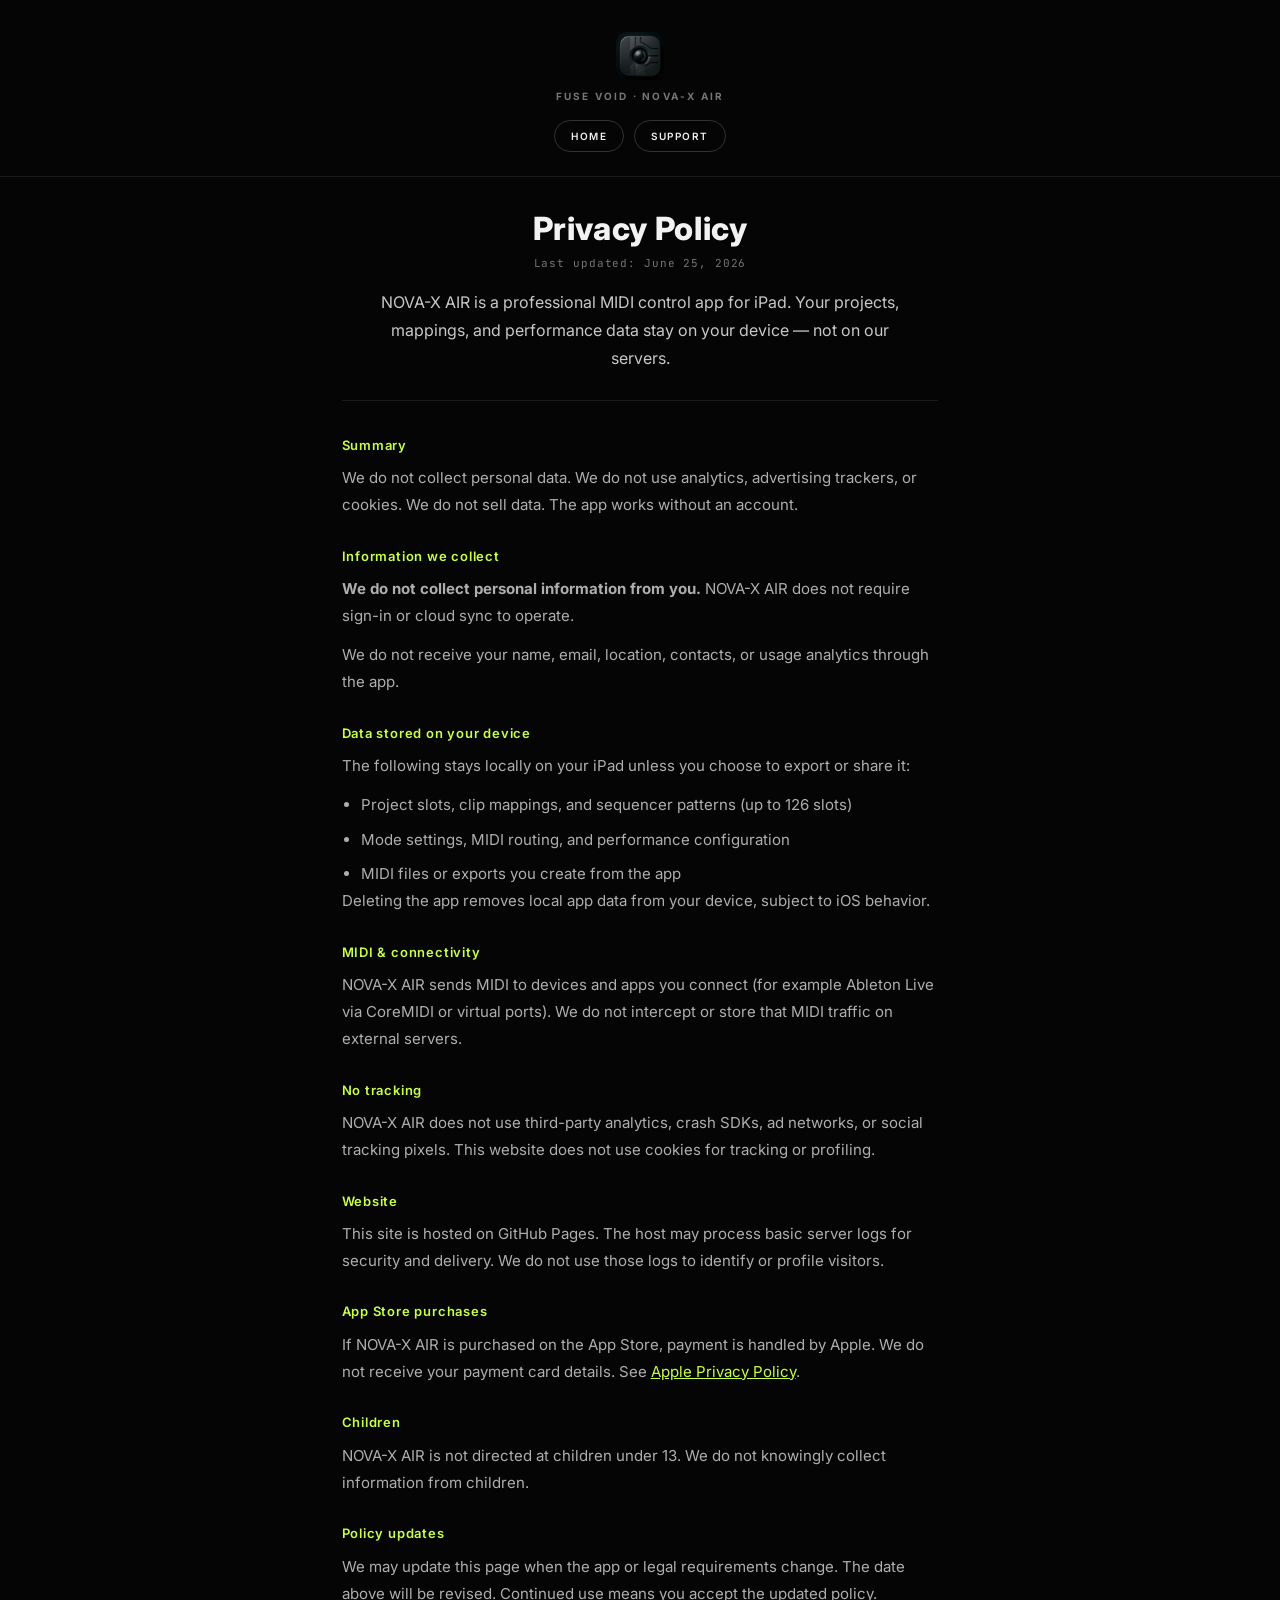
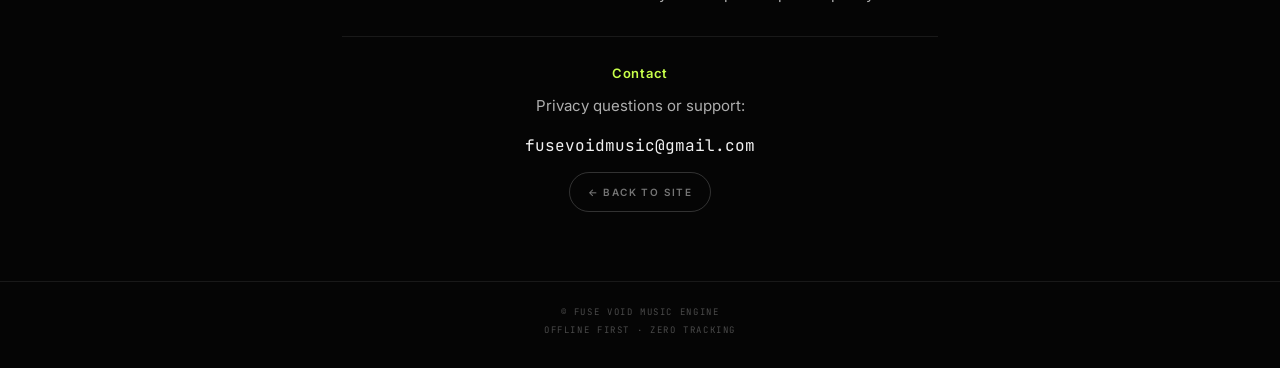
<file: privacy.html>
<!DOCTYPE html>
<html lang="en">
<head>
    <meta charset="UTF-8">
    <meta name="viewport" content="width=device-width, initial-scale=1.0">
    <title>Privacy Policy | Fuse Void NOVA-X AIR</title>
    <meta name="description" content="Privacy Policy for Fuse Void NOVA-X AIR — Launchpad Pro MK3 MIDI control for iPad.">
    <meta name="robots" content="index, follow">
    <link rel="icon" type="image/png" sizes="32x32" href="favicon.png?v=2">
    <link rel="apple-touch-icon" href="favicon.png?v=2">
    <link rel="canonical" href="https://fusevoid.github.io/fuse-void-nova-x-air/privacy.html">
    <link href="https://fonts.googleapis.com/css2?family=Inter:wght@400;600;700;800&family=JetBrains+Mono:wght@500;600&display=swap" rel="stylesheet">
    <link rel="stylesheet" href="site.css?v=5">
</head>
<body class="privacy-page">
    <header class="privacy-top">
        <a href="index.html" class="privacy-brand" aria-label="Back to NOVA-X AIR">
            <img src="sonfuse_transparent.png" alt="">
            <span>Fuse Void · NOVA-X AIR</span>
        </a>
        <nav class="privacy-nav" aria-label="Privacy page navigation">
            <a href="index.html">Home</a>
            <a href="mailto:fusevoidmusic@gmail.com">Support</a>
        </nav>
    </header>

    <main class="privacy-content">
        <header class="privacy-intro">
            <h1>Privacy Policy</h1>
            <p class="privacy-date">Last updated: June 25, 2026</p>
            <p class="privacy-summary">
                NOVA-X AIR is a professional MIDI control app for iPad. Your projects, mappings,
                and performance data stay on your device — not on our servers.
            </p>
        </header>

        <section class="privacy-block">
            <h2>Summary</h2>
            <p>We do not collect personal data. We do not use analytics, advertising trackers, or cookies. We do not sell data. The app works without an account.</p>
        </section>

        <section class="privacy-block">
            <h2>Information we collect</h2>
            <p><strong>We do not collect personal information from you.</strong> NOVA-X AIR does not require sign-in or cloud sync to operate.</p>
            <p>We do not receive your name, email, location, contacts, or usage analytics through the app.</p>
        </section>

        <section class="privacy-block">
            <h2>Data stored on your device</h2>
            <p>The following stays locally on your iPad unless you choose to export or share it:</p>
            <ul>
                <li>Project slots, clip mappings, and sequencer patterns (up to 126 slots)</li>
                <li>Mode settings, MIDI routing, and performance configuration</li>
                <li>MIDI files or exports you create from the app</li>
            </ul>
            <p>Deleting the app removes local app data from your device, subject to iOS behavior.</p>
        </section>

        <section class="privacy-block">
            <h2>MIDI &amp; connectivity</h2>
            <p>NOVA-X AIR sends MIDI to devices and apps you connect (for example Ableton Live via CoreMIDI or virtual ports). We do not intercept or store that MIDI traffic on external servers.</p>
        </section>

        <section class="privacy-block">
            <h2>No tracking</h2>
            <p>NOVA-X AIR does not use third-party analytics, crash SDKs, ad networks, or social tracking pixels. This website does not use cookies for tracking or profiling.</p>
        </section>

        <section class="privacy-block">
            <h2>Website</h2>
            <p>This site is hosted on GitHub Pages. The host may process basic server logs for security and delivery. We do not use those logs to identify or profile visitors.</p>
        </section>

        <section class="privacy-block">
            <h2>App Store purchases</h2>
            <p>If NOVA-X AIR is purchased on the App Store, payment is handled by Apple. We do not receive your payment card details. See <a href="https://www.apple.com/legal/privacy/" target="_blank" rel="noopener noreferrer">Apple Privacy Policy</a>.</p>
        </section>

        <section class="privacy-block">
            <h2>Children</h2>
            <p>NOVA-X AIR is not directed at children under 13. We do not knowingly collect information from children.</p>
        </section>

        <section class="privacy-block">
            <h2>Policy updates</h2>
            <p>We may update this page when the app or legal requirements change. The date above will be revised. Continued use means you accept the updated policy.</p>
        </section>

        <section class="privacy-block privacy-block--contact">
            <h2>Contact</h2>
            <p>Privacy questions or support:</p>
            <p><a href="mailto:fusevoidmusic@gmail.com" class="privacy-mail">fusevoidmusic@gmail.com</a></p>
            <p class="privacy-return"><a href="index.html">← Back to site</a></p>
        </section>
    </main>

    <footer class="privacy-bottom">
        <p>© FUSE VOID MUSIC ENGINE</p>
        <p>Offline first · Zero tracking</p>
    </footer>
</body>
</html>
</file>
<file: site.css>
*, *::before, *::after { box-sizing: border-box; margin: 0; padding: 0; }

:root {
    --bg: #050505;
    --text: #f2f2f2;
    --muted: rgba(255, 255, 255, 0.45);
    --accent: #c8ff4a;
}

html {
    background: var(--bg);
    color: var(--text);
    font-family: "Inter", system-ui, sans-serif;
    overflow-x: hidden;
}

body {
    min-height: 100vh;
    background: var(--bg);
    cursor: grab;
}

body.is-dragging { cursor: grabbing; }

body.at-site-end {
    cursor: auto;
}

body.at-site-end .scene-chrome {
    opacity: 0;
    pointer-events: none;
}

body.past-cylinder .scene-chrome {
    opacity: 0;
    pointer-events: none;
}

body.has-focus #scene-canvas {
    filter: blur(0.4px);
    transition: filter 0.4s ease;
}

#scene-canvas {
    position: fixed;
    inset: 0;
    width: 100%;
    height: 100%;
    z-index: 1;
    touch-action: none;
    transition: filter 0.4s ease, opacity 0.45s ease;
}

.scroll-spacer {
    position: relative;
    z-index: 0;
    pointer-events: none;
}

.cylinder-gap {
    position: relative;
    z-index: 0;
    height: clamp(28rem, 68vh, 40rem);
    pointer-events: none;
}

.site-header {
    position: fixed;
    top: 1.75rem;
    left: 2rem;
    z-index: 20;
    pointer-events: none;
}

.site-header__link {
    display: flex;
    align-items: center;
    gap: 0.75rem;
    text-decoration: none;
    color: inherit;
    pointer-events: auto;
}

.site-header__mark {
    width: 2.65rem;
    height: 2.65rem;
    flex-shrink: 0;
    object-fit: contain;
}

.site-header__text {
    display: flex;
    flex-direction: column;
    gap: 0.15rem;
}

.site-actions {
    position: fixed;
    top: 1.75rem;
    right: 2rem;
    z-index: 20;
    display: flex;
    align-items: center;
    gap: 0.45rem;
    pointer-events: auto;
}

.site-action {
    font-size: 0.58rem;
    font-weight: 700;
    letter-spacing: 0.2em;
    text-transform: uppercase;
    text-decoration: none;
    color: var(--text);
    border: 1px solid rgba(255, 255, 255, 0.18);
    padding: 0.5rem 0.85rem;
    white-space: nowrap;
    cursor: pointer;
    transition: border-color 0.25s, background 0.25s;
}

.site-action:hover {
    border-color: rgba(255, 255, 255, 0.35);
    background: rgba(255, 255, 255, 0.04);
}

.site-action--store {
    display: inline-flex;
    align-items: center;
    gap: 0.45rem;
    letter-spacing: 0.12em;
}

.site-action__apple {
    width: 0.85rem;
    height: 0.85rem;
    fill: currentColor;
    flex-shrink: 0;
}

.site-footer__privacy-link {
    margin-top: -0.15rem;
}

.site-footer__privacy-link a {
    font-size: 0.58rem;
    font-weight: 700;
    letter-spacing: 0.18em;
    text-transform: uppercase;
    color: rgba(200, 255, 74, 0.75);
    text-decoration: none;
    border-bottom: 1px solid rgba(200, 255, 74, 0.25);
}

.site-footer__privacy-link a:hover { color: var(--accent); }

.site-header__logo {
    font-size: 0.72rem;
    font-weight: 700;
    letter-spacing: 0.32em;
    text-transform: uppercase;
    color: var(--muted);
}

.site-header__tag {
    font-size: clamp(1.1rem, 2.4vw, 1.65rem);
    font-weight: 800;
    letter-spacing: 0.08em;
    text-transform: uppercase;
}

.hint {
    position: fixed;
    z-index: 10;
    display: flex;
    align-items: center;
    gap: 0.85rem;
    pointer-events: none;
    font-size: 0.68rem;
    line-height: 1.45;
    letter-spacing: 0.12em;
    text-transform: uppercase;
    color: var(--muted);
}

.scene-chrome {
    transition: opacity 0.35s ease;
}

.hint--left {
    left: 2rem;
    bottom: 2.5rem;
}

.hint--right {
    right: 2rem;
    bottom: 2.5rem;
    flex-direction: row-reverse;
    text-align: right;
}

.hint__circle {
    display: flex;
    align-items: center;
    justify-content: center;
    width: 3.4rem;
    height: 3.4rem;
    border: 1px solid rgba(255, 255, 255, 0.18);
    border-radius: 50%;
    font-size: 1.1rem;
    color: var(--text);
}

.scroll-progress {
    position: fixed;
    left: 50%;
    bottom: 1.25rem;
    transform: translateX(-50%);
    z-index: 20;
    width: min(8rem, 30vw);
    height: 2px;
    background: rgba(255, 255, 255, 0.12);
    pointer-events: none;
}

.site-end {
    position: relative;
    z-index: 0;
    min-height: 100vh;
    display: flex;
    align-items: center;
    justify-content: center;
    padding: 5rem 1.5rem 3rem;
}

.site-gallery {
    position: relative;
    z-index: 0;
    min-height: 100vh;
    display: flex;
    flex-direction: column;
    align-items: center;
    justify-content: center;
    gap: 1.75rem;
    padding: 3rem 1.5rem 3rem;
    margin-top: 0;
}

body.past-cylinder .site-gallery,
body.past-cylinder .site-end {
    z-index: 5;
    background: var(--bg);
}

.site-gallery__head {
    text-align: center;
    max-width: 36rem;
}

.site-gallery__section {
    font-family: "JetBrains Mono", ui-monospace, monospace;
    font-size: 0.62rem;
    letter-spacing: 0.24em;
    text-transform: uppercase;
    color: var(--accent);
    margin-bottom: 0.55rem;
}

.site-gallery__title {
    font-size: clamp(1.35rem, 3.5vw, 2rem);
    font-weight: 800;
    letter-spacing: 0.06em;
    text-transform: uppercase;
    margin-bottom: 0.45rem;
}

.site-gallery__frame img {
    display: block;
    width: 100%;
    height: auto;
    opacity: 1;
    transition: opacity 0.85s ease;
}

.site-gallery__frame img.is-fading {
    opacity: 0.15;
}

.site-gallery__caption {
    font-size: 0.72rem;
    letter-spacing: 0.14em;
    text-transform: uppercase;
    color: var(--muted);
    transition: opacity 0.55s ease;
}

.site-gallery__stage {
    display: flex;
    align-items: center;
    justify-content: center;
    gap: clamp(0.75rem, 2vw, 1.25rem);
    width: min(72rem, 100%);
}

.site-gallery__arrow {
    flex-shrink: 0;
    width: 2.75rem;
    height: 2.75rem;
    border: 1px solid rgba(255, 255, 255, 0.18);
    border-radius: 50%;
    background: transparent;
    color: var(--text);
    font-size: 1.35rem;
    line-height: 1;
    cursor: pointer;
    transition: border-color 0.25s, background 0.25s;
}

.site-gallery__arrow:hover {
    border-color: rgba(255, 255, 255, 0.35);
    background: rgba(255, 255, 255, 0.04);
}

.site-gallery__frame {
    flex: 1;
    margin: 0;
    border: 1px solid rgba(255, 255, 255, 0.12);
    border-radius: 1rem;
    overflow: hidden;
    background: rgba(255, 255, 255, 0.02);
    box-shadow: 0 24px 80px rgba(0, 0, 0, 0.45);
}

.site-gallery__dots {
    display: flex;
    align-items: center;
    gap: 0.45rem;
}

.site-gallery__dot {
    width: 0.45rem;
    height: 0.45rem;
    border: none;
    border-radius: 50%;
    padding: 0;
    background: rgba(255, 255, 255, 0.18);
    cursor: pointer;
    transition: background 0.25s, transform 0.25s;
}

.site-gallery__dot.is-active {
    background: var(--accent);
    transform: scale(1.15);
}

.site-footer {
    width: min(40rem, 100%);
    display: flex;
    flex-direction: column;
    align-items: center;
    gap: 0.55rem;
    text-align: center;
}

.site-footer__privacy {
    max-width: 36rem;
    font-size: 0.62rem;
    line-height: 1.55;
    letter-spacing: 0.04em;
    color: rgba(255, 255, 255, 0.42);
}

.site-footer__email {
    font-family: "JetBrains Mono", ui-monospace, monospace;
    font-size: 0.68rem;
    letter-spacing: 0.08em;
    color: rgba(255, 255, 255, 0.62);
    text-decoration: none;
    transition: color 0.25s;
}

.site-footer__email:hover { color: var(--text); }

.site-footer__social {
    display: flex;
    align-items: center;
    justify-content: center;
    gap: 0.55rem;
    margin-top: 0.15rem;
}

.site-footer__social-link {
    display: flex;
    align-items: center;
    justify-content: center;
    width: 2.35rem;
    height: 2.35rem;
    border: 1px solid rgba(255, 255, 255, 0.18);
    border-radius: 50%;
    color: rgba(255, 255, 255, 0.55);
    text-decoration: none;
    cursor: pointer;
    transition: color 0.25s, border-color 0.25s, background 0.25s;
}

.site-footer__social-link svg {
    width: 1rem;
    height: 1rem;
    fill: currentColor;
}

.site-footer__social-link:hover {
    color: var(--text);
    border-color: rgba(255, 255, 255, 0.32);
    background: rgba(255, 255, 255, 0.04);
}

.site-footer__copy {
    font-family: "JetBrains Mono", ui-monospace, monospace;
    font-size: 0.52rem;
    letter-spacing: 0.28em;
    text-transform: uppercase;
    color: rgba(255, 255, 255, 0.22);
    margin-top: 0.1rem;
}

.scroll-progress__bar {
    height: 100%;
    width: 0%;
    background: linear-gradient(90deg, #c8ff4a, #ffffff);
    transition: width 0.08s linear;
}

#boot-error {
    position: fixed;
    inset: auto 1rem 1rem 1rem;
    z-index: 100;
    padding: 0.75rem 1rem;
    border: 1px solid rgba(255, 80, 80, 0.5);
    border-radius: 0.5rem;
    background: rgba(40, 0, 0, 0.85);
    color: #ffb4b4;
    font-size: 0.75rem;
    line-height: 1.4;
}

#boot-error:not([hidden]) { display: block; }

/* ========== BOOT LOADER ========== */
html.is-booting,
html.is-booting body {
    overflow: hidden;
    overscroll-behavior: none;
    height: 100%;
}

html.is-booting #scene-canvas {
    opacity: 0;
}

.site-boot {
    position: fixed;
    inset: 0;
    z-index: 300;
    display: flex;
    align-items: center;
    justify-content: center;
    min-height: 100vh;
    min-height: 100dvh;
    padding:
        max(1rem, env(safe-area-inset-top))
        max(1rem, env(safe-area-inset-right))
        max(1rem, env(safe-area-inset-bottom))
        max(1rem, env(safe-area-inset-left));
    background: #050505;
    touch-action: none;
    -webkit-user-select: none;
    user-select: none;
    transition: opacity 0.65s ease, visibility 0.65s ease;
}

.site-boot.is-done {
    opacity: 0;
    visibility: hidden;
    pointer-events: none;
}

.site-boot__inner {
    display: flex;
    flex-direction: column;
    align-items: center;
    text-align: center;
    width: min(88vw, 18rem);
    gap: 0;
}

.site-boot__mark {
    width: 3.35rem;
    height: 3.35rem;
    object-fit: contain;
    margin-bottom: 1.35rem;
    opacity: 0.96;
}

.site-boot__brand {
    font-size: 0.68rem;
    font-weight: 700;
    letter-spacing: 0.34em;
    text-transform: uppercase;
    color: rgba(255, 255, 255, 0.38);
    margin-bottom: 0.45rem;
}

.site-boot__product {
    font-size: clamp(1.35rem, 5.5vw, 1.75rem);
    font-weight: 800;
    letter-spacing: 0.1em;
    text-transform: uppercase;
    color: var(--text);
    line-height: 1.05;
    margin-bottom: 0.85rem;
}

.site-boot__device {
    display: flex;
    align-items: center;
    justify-content: center;
    flex-wrap: wrap;
    gap: 0.35rem 0.45rem;
    font-family: "JetBrains Mono", ui-monospace, monospace;
    font-size: 0.56rem;
    font-weight: 500;
    letter-spacing: 0.18em;
    text-transform: uppercase;
    color: rgba(255, 255, 255, 0.32);
    margin-bottom: 2rem;
}

.site-boot__dot {
    opacity: 0.45;
}

.site-boot__track {
    position: relative;
    width: 100%;
    height: 1px;
    background: rgba(255, 255, 255, 0.1);
    overflow: hidden;
}

.site-boot__fill {
    display: block;
    width: 100%;
    height: 100%;
    background: rgba(255, 255, 255, 0.72);
    transform: scaleX(0.01);
    transform-origin: left center;
    transition: transform 0.18s ease-out;
    will-change: transform;
}

.site-boot__count {
    margin-top: 0.85rem;
    font-family: "JetBrains Mono", ui-monospace, monospace;
    font-size: 0.62rem;
    font-weight: 500;
    letter-spacing: 0.22em;
    color: rgba(255, 255, 255, 0.28);
    font-variant-numeric: tabular-nums;
}

@media (max-width: 640px) {
    .site-boot__mark {
        width: 2.85rem;
        height: 2.85rem;
        margin-bottom: 1.15rem;
    }
    .site-boot__brand {
        letter-spacing: 0.22em;
    }
    .site-boot__product {
        letter-spacing: 0.07em;
        font-size: 1.28rem;
    }
    .site-boot__device {
        font-size: 0.5rem;
        letter-spacing: 0.12em;
        line-height: 1.5;
        margin-bottom: 1.65rem;
        padding: 0 0.25rem;
    }
    .site-boot__inner {
        width: min(90vw, 16.5rem);
    }
}

@media (max-width: 1023px) {
    html.layout-mobile.is-booting body {
        position: relative;
        width: 100%;
    }
}

.focus-layer {
    position: fixed;
    inset: 0;
    z-index: 50;
    display: flex;
    align-items: center;
    justify-content: center;
    padding: 1.5rem;
    opacity: 0;
    pointer-events: none;
    transition: opacity 0.35s ease;
}

.focus-layer.is-open {
    opacity: 1;
    pointer-events: auto;
}

.focus-layer[hidden] { display: none; }
.focus-layer:not([hidden]) { display: flex; }

.focus-layer__backdrop {
    position: absolute;
    inset: 0;
    border: none;
    background: rgba(0, 0, 0, 0.04);
    backdrop-filter: blur(3px);
    -webkit-backdrop-filter: blur(3px);
    cursor: pointer;
}

.focus-card {
    position: relative;
    z-index: 1;
    width: min(44rem, 94vw);
    max-height: min(84vh, 46rem);
    overflow-y: auto;
    padding: clamp(1.75rem, 4.5vw, 2.75rem);
    border: 1px solid rgba(255, 255, 255, 0.18);
    border-radius: 1.1rem;
    background: rgba(255, 255, 255, 0.045);
    backdrop-filter: blur(12px) saturate(1.12);
    -webkit-backdrop-filter: blur(12px) saturate(1.12);
    box-shadow:
        inset 0 1px 0 rgba(255, 255, 255, 0.1),
        0 0 0 1px color-mix(in srgb, var(--focus-accent, #c8ff4a) 22%, transparent);
    transform: translateY(14px) scale(0.96);
    transition: transform 0.45s cubic-bezier(0.22, 1, 0.36, 1), border-color 0.3s, background 0.3s;
}

.focus-layer.is-open .focus-card {
    transform: translateY(0) scale(1);
}

.focus-card--screen {
    width: min(78vmin, 34rem);
    height: min(78vmin, 34rem);
    max-height: min(78vmin, 34rem);
    padding: 0.75rem;
    display: flex;
    align-items: center;
    justify-content: center;
    overflow: hidden;
}

.focus-card--screen #focus-figure {
    width: 100%;
    height: 100%;
    display: flex;
    align-items: center;
    justify-content: center;
}

.focus-card--screen .focus-card__figure {
    width: 100%;
    height: 100%;
    margin: 0;
    aspect-ratio: 1;
    border: 1px solid rgba(255, 255, 255, 0.14);
    border-radius: 0.65rem;
    overflow: hidden;
    background: rgba(0, 0, 0, 0.28);
    box-shadow: 0 18px 60px rgba(0, 0, 0, 0.35);
}

.focus-card--screen .focus-card__figure img {
    width: 100%;
    height: 100%;
    object-fit: contain;
}

.focus-card:not(.focus-card--screen) {
    display: block;
    width: min(44rem, 94vw);
    height: auto;
    max-height: min(84vh, 46rem);
}

#focus-text {
    display: block;
    width: 100%;
}

#focus-text[hidden],
#focus-figure[hidden] {
    display: none !important;
}

.focus-card__tag {
    font-family: "JetBrains Mono", ui-monospace, monospace;
    font-size: 0.72rem;
    font-weight: 600;
    letter-spacing: 0.22em;
    text-transform: uppercase;
    margin-bottom: 0.85rem;
}

.focus-card__title {
    font-size: clamp(2rem, 6vw, 3.25rem);
    font-weight: 800;
    line-height: 1.05;
    letter-spacing: -0.02em;
    text-transform: uppercase;
    margin-bottom: 0.75rem;
    text-shadow: 0 1px 18px rgba(0, 0, 0, 0.35);
}

.focus-card__stat {
    font-size: clamp(1.75rem, 4vw, 2.5rem);
    font-weight: 700;
    line-height: 1.1;
    margin-bottom: 0.35rem;
}

.focus-card__stat-label {
    font-size: clamp(0.9rem, 2vw, 1.05rem);
    color: rgba(255, 255, 255, 0.55);
    line-height: 1.5;
    margin-bottom: 1.1rem;
}

.focus-card__rule {
    border: none;
    border-top: 1px solid rgba(255, 255, 255, 0.12);
    margin: 0 0 1.1rem;
}

.focus-card__body {
    font-size: clamp(0.95rem, 2.2vw, 1.12rem);
    line-height: 1.65;
    color: rgba(255, 255, 255, 0.82);
    margin-bottom: 1.25rem;
    text-shadow: 0 1px 12px rgba(0, 0, 0, 0.3);
}

.focus-card__tags {
    list-style: none;
    display: flex;
    flex-wrap: wrap;
    gap: 0.45rem 1rem;
}

.focus-card__tags li {
    font-family: "JetBrains Mono", ui-monospace, monospace;
    font-size: 0.68rem;
    letter-spacing: 0.14em;
    text-transform: uppercase;
    color: rgba(255, 255, 255, 0.42);
}

.focus-card__tags li::before {
    content: '// ';
    opacity: 0.7;
}

@media (max-width: 640px) {
    .site-header {
        left: 1rem;
        top: 1rem;
        max-width: calc(100vw - 9.5rem);
        padding-right: 0.35rem;
    }
    .site-header__link { gap: 0.55rem; }
    .site-header__mark { width: 2.15rem; height: 2.15rem; }
    .site-header__tag {
        font-size: 0.92rem;
        letter-spacing: 0.045em;
        line-height: 1.08;
    }
    .site-actions {
        top: 1rem;
        right: 1rem;
        gap: 0.38rem;
        max-width: none;
        flex-wrap: nowrap;
        flex-shrink: 0;
    }
    .site-action { font-size: 0.52rem; padding: 0.42rem 0.62rem; letter-spacing: 0.14em; }
    .site-action--store span { display: none; }
    .site-action--store {
        padding: 0.48rem 0.62rem;
        margin-left: 0.2rem;
    }
    .site-action__apple { width: 0.92rem; height: 0.92rem; }
    .hint { display: none; }
    .site-end { padding: 4.5rem 1rem 2.5rem; }
    .site-gallery { padding: 2.5rem 1rem 2.5rem; gap: 1.25rem; }
    .cylinder-gap { height: clamp(18rem, 52vh, 28rem); }
    .site-gallery__arrow { width: 2.35rem; height: 2.35rem; font-size: 1.1rem; }
    .site-footer__privacy { font-size: 0.58rem; }
}

@media (max-width: 1023px) {
    html.layout-mobile .site-header {
        left: 1.15rem;
        top: 1.15rem;
        max-width: calc(100vw - 10.5rem);
        padding-right: 0.4rem;
    }
    html.layout-mobile .site-header__tag {
        font-size: clamp(0.95rem, 3.6vw, 1.2rem);
        letter-spacing: 0.05em;
    }
    html.layout-mobile .site-actions {
        top: 1.15rem;
        right: 1.15rem;
        gap: 0.42rem;
        max-width: none;
        flex-wrap: nowrap;
    }
    html.layout-mobile .site-action--store span { display: none; }
    html.layout-mobile .site-action--store {
        padding: 0.48rem 0.64rem;
        margin-left: 0.15rem;
    }
}

/* ========== MOBILE LAYOUT ========== */
html.layout-mobile {
    overflow-x: hidden;
}

html.layout-mobile body {
    overflow-x: hidden;
    cursor: auto;
    -webkit-overflow-scrolling: touch;
    touch-action: pan-y;
}

html.layout-mobile #scene-canvas {
    touch-action: pan-y;
}

html.layout-mobile .cylinder-gap {
    height: clamp(14rem, 38vh, 22rem);
}

html.layout-mobile .site-gallery__stage {
    width: 100%;
}

html.layout-mobile .site-gallery__frame {
    max-width: 100%;
}

/* ========== PRIVACY PAGE ========== */
body.privacy-page {
    min-height: 100vh;
    min-height: 100dvh;
    display: flex;
    flex-direction: column;
    background: var(--bg);
    overflow-x: hidden;
}

.privacy-top {
    display: flex;
    flex-direction: column;
    align-items: center;
    text-align: center;
    gap: 1.1rem;
    padding: 2rem 1.5rem 1.5rem;
    border-bottom: 1px solid rgba(255, 255, 255, 0.08);
}

.privacy-brand {
    display: inline-flex;
    flex-direction: column;
    align-items: center;
    gap: 0.65rem;
    text-decoration: none;
    color: var(--text);
}

.privacy-brand img {
    width: 3rem;
    height: 3rem;
    object-fit: contain;
}

.privacy-brand span {
    font-size: 10px;
    font-weight: 700;
    letter-spacing: 0.22em;
    text-transform: uppercase;
    color: var(--muted);
}

.privacy-nav {
    display: flex;
    align-items: center;
    justify-content: center;
    gap: 0.6rem;
    flex-wrap: wrap;
}

.privacy-nav a {
    font-size: 10px;
    font-weight: 600;
    letter-spacing: 0.14em;
    text-transform: uppercase;
    color: var(--text);
    text-decoration: none;
    border: 1px solid rgba(255, 255, 255, 0.18);
    padding: 0.55rem 1rem;
    border-radius: 999px;
}

.privacy-nav a:hover {
    border-color: rgba(255, 255, 255, 0.35);
    color: var(--accent);
}

.privacy-content {
    flex: 1;
    width: 100%;
    max-width: 40rem;
    margin: 0 auto;
    padding: 2rem 1.35rem 2.5rem;
}

.privacy-intro {
    text-align: center;
    margin-bottom: 2.25rem;
    padding-bottom: 1.75rem;
    border-bottom: 1px solid rgba(255, 255, 255, 0.08);
}

.privacy-intro h1 {
    font-size: clamp(1.5rem, 4.5vw, 2rem);
    font-weight: 800;
    letter-spacing: 0.02em;
    margin-bottom: 0.55rem;
}

.privacy-date {
    font-family: "JetBrains Mono", ui-monospace, monospace;
    font-size: 11px;
    letter-spacing: 0.08em;
    color: rgba(255, 255, 255, 0.45);
    margin-bottom: 1.1rem;
}

.privacy-summary {
    font-size: 1rem;
    line-height: 1.75;
    color: rgba(255, 255, 255, 0.78);
    max-width: 34rem;
    margin: 0 auto;
}

.privacy-block {
    margin-bottom: 1.85rem;
}

.privacy-block h2 {
    font-size: 13px;
    font-weight: 600;
    letter-spacing: 0.06em;
    color: var(--accent);
    margin-bottom: 0.7rem;
}

.privacy-block p,
.privacy-block li {
    font-size: 0.94rem;
    line-height: 1.8;
    color: rgba(255, 255, 255, 0.68);
}

.privacy-block p + p { margin-top: 0.75rem; }
.privacy-block ul { margin: 0.75rem 0 0; padding-left: 1.2rem; }
.privacy-block li + li { margin-top: 0.45rem; }
.privacy-block a { color: var(--accent); }

.privacy-block--contact {
    margin-top: 0.5rem;
    padding-top: 1.75rem;
    border-top: 1px solid rgba(255, 255, 255, 0.08);
    text-align: center;
}

.privacy-mail {
    font-family: "JetBrains Mono", ui-monospace, monospace;
    font-size: 1rem;
    color: var(--text) !important;
    text-decoration: none !important;
}

.privacy-return { margin-top: 1.35rem; }

.privacy-return a {
    display: inline-block;
    font-size: 10px;
    font-weight: 600;
    letter-spacing: 0.14em;
    text-transform: uppercase;
    text-decoration: none;
    color: var(--muted);
    border: 1px solid rgba(255, 255, 255, 0.18);
    padding: 0.6rem 1.1rem;
    border-radius: 999px;
}

.privacy-bottom {
    padding: 1.5rem 1.25rem 2rem;
    text-align: center;
    border-top: 1px solid rgba(255, 255, 255, 0.08);
}

.privacy-bottom p {
    font-family: "JetBrains Mono", ui-monospace, monospace;
    font-size: 9px;
    letter-spacing: 0.18em;
    text-transform: uppercase;
    color: rgba(255, 255, 255, 0.28);
}

.privacy-bottom p + p { margin-top: 0.4rem; }
</file>
